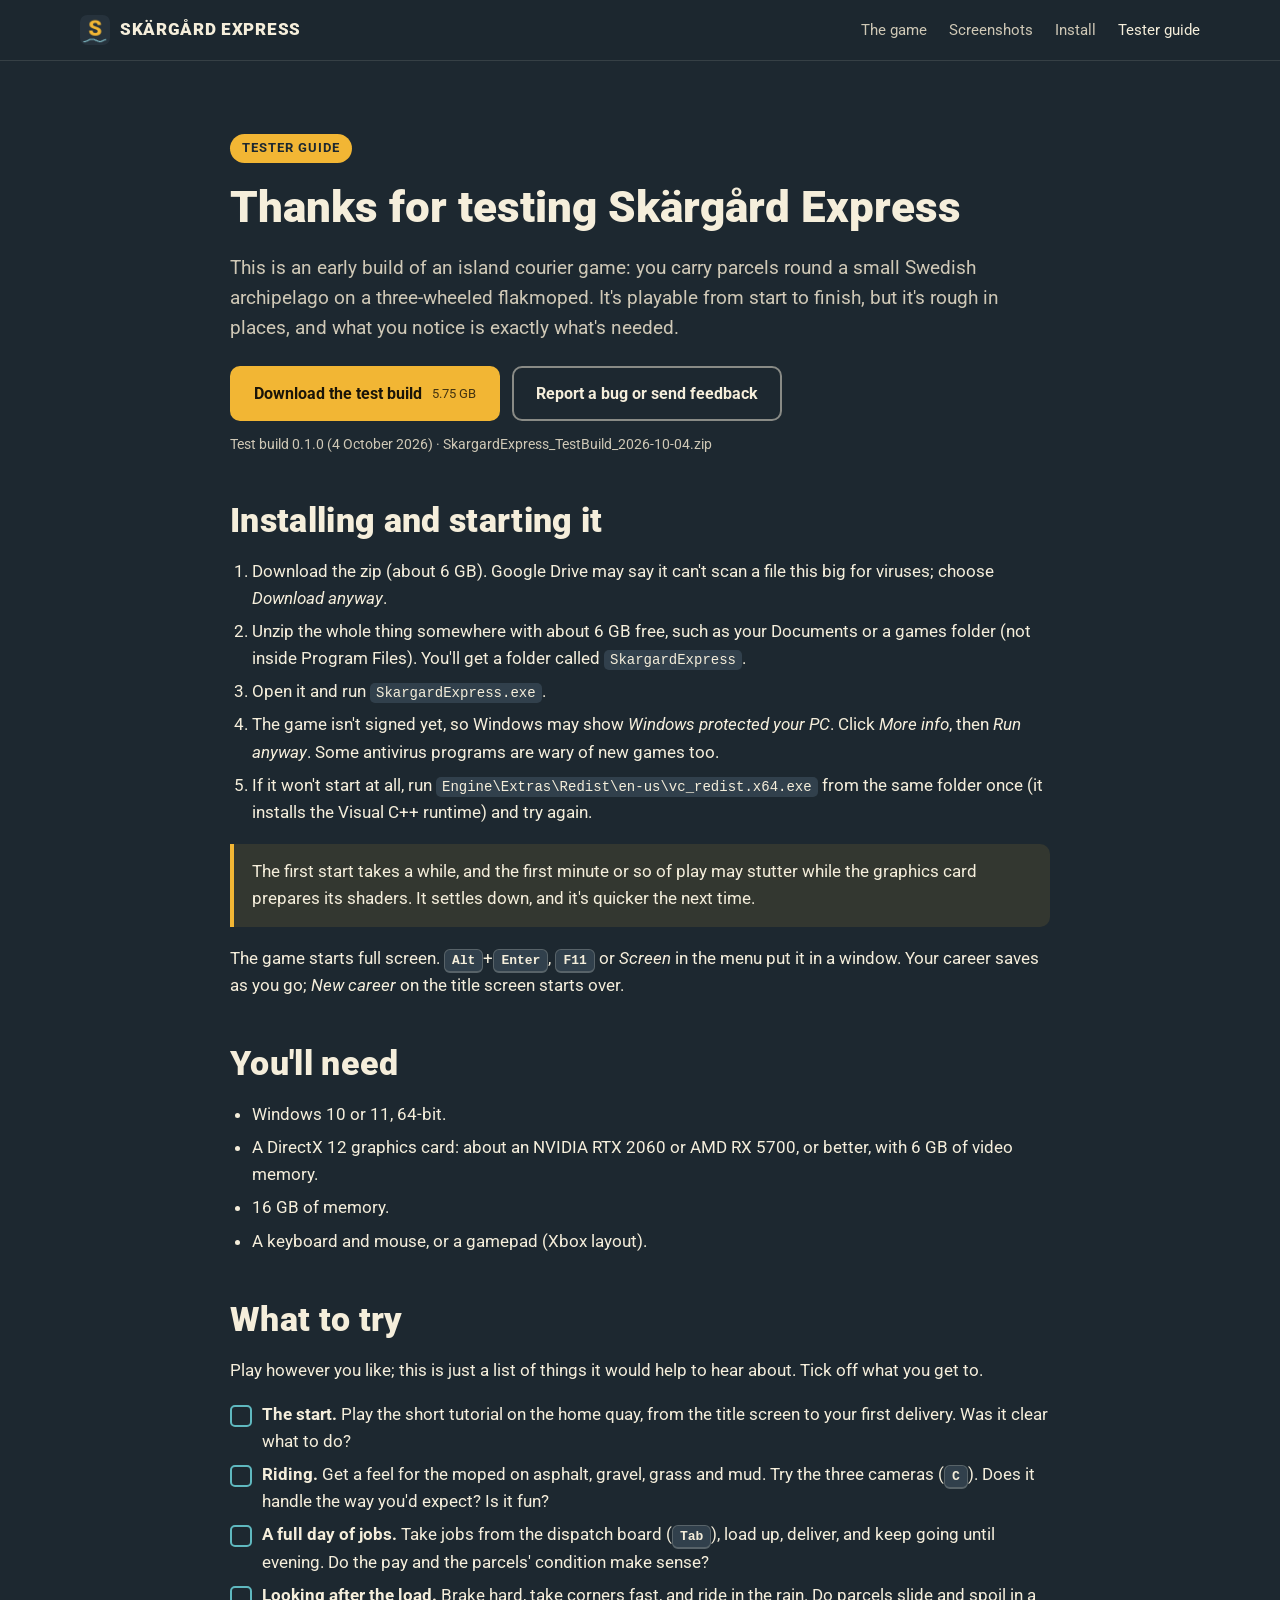
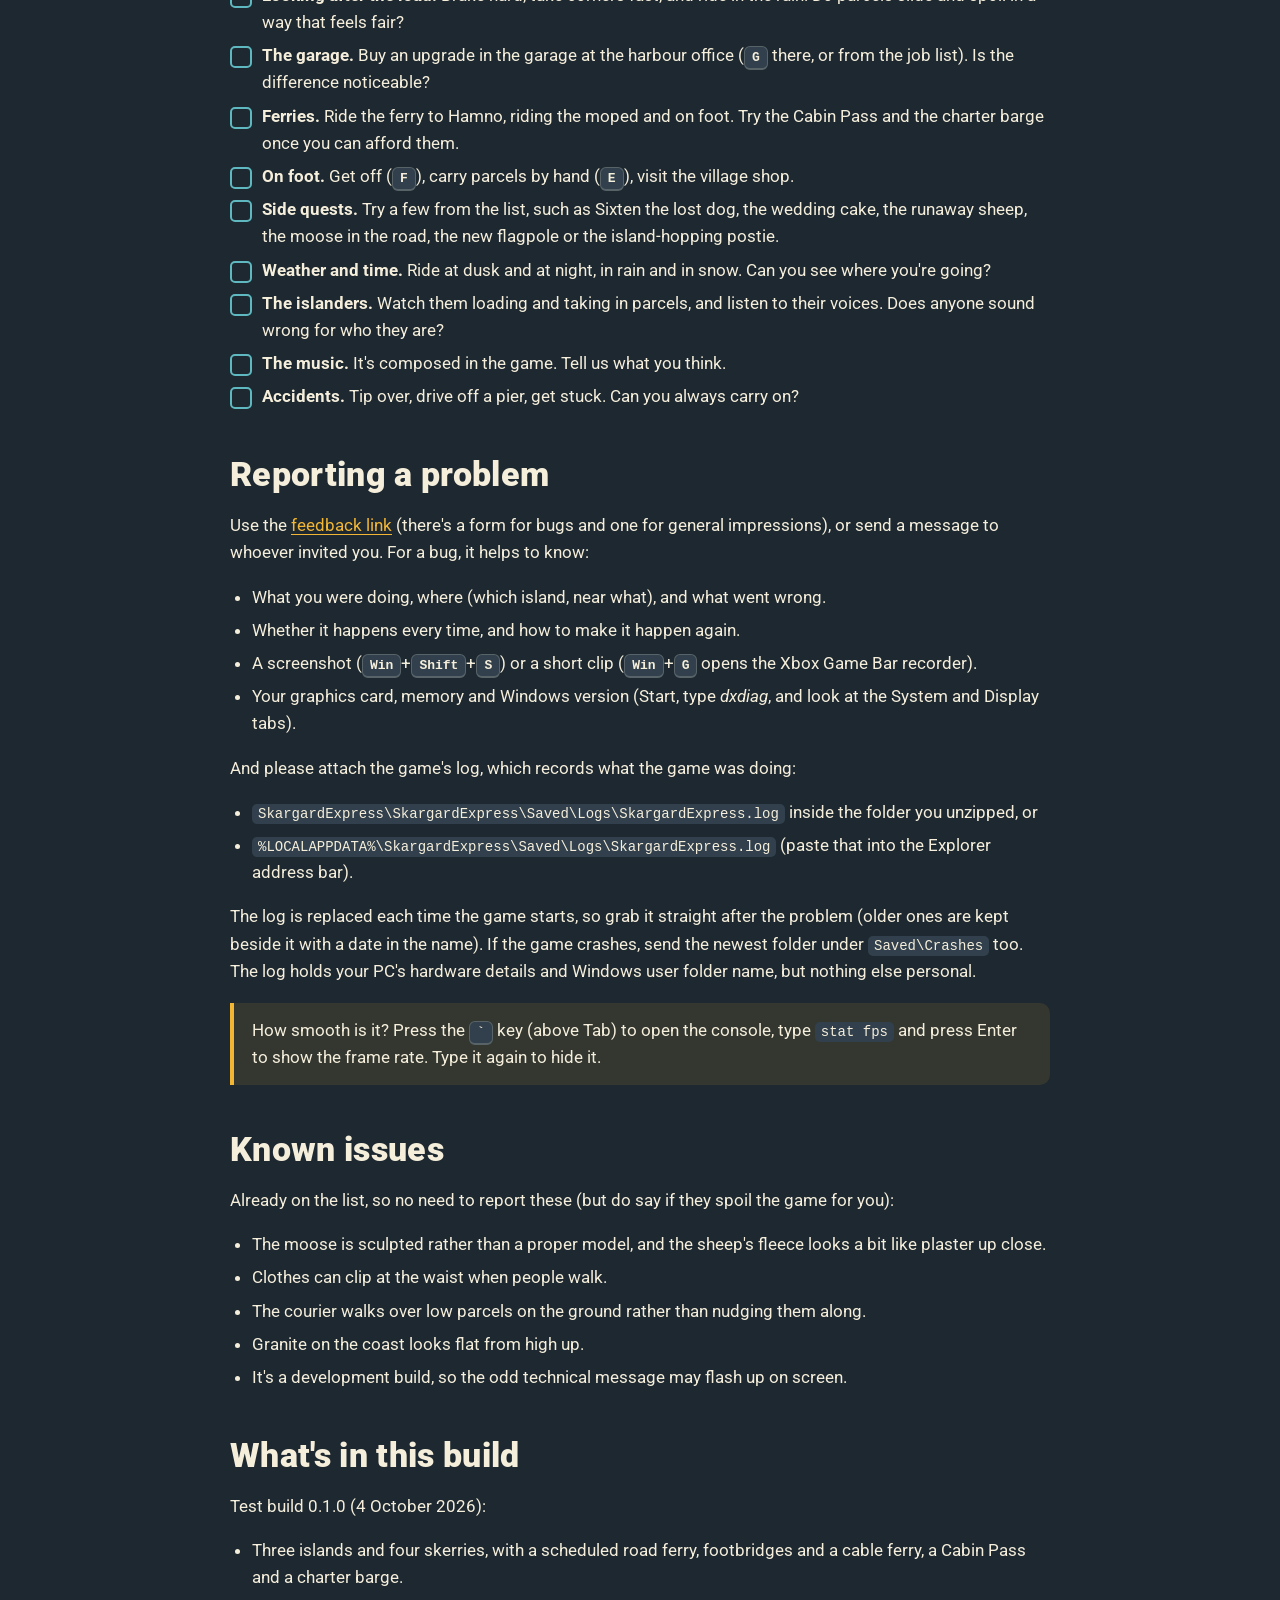
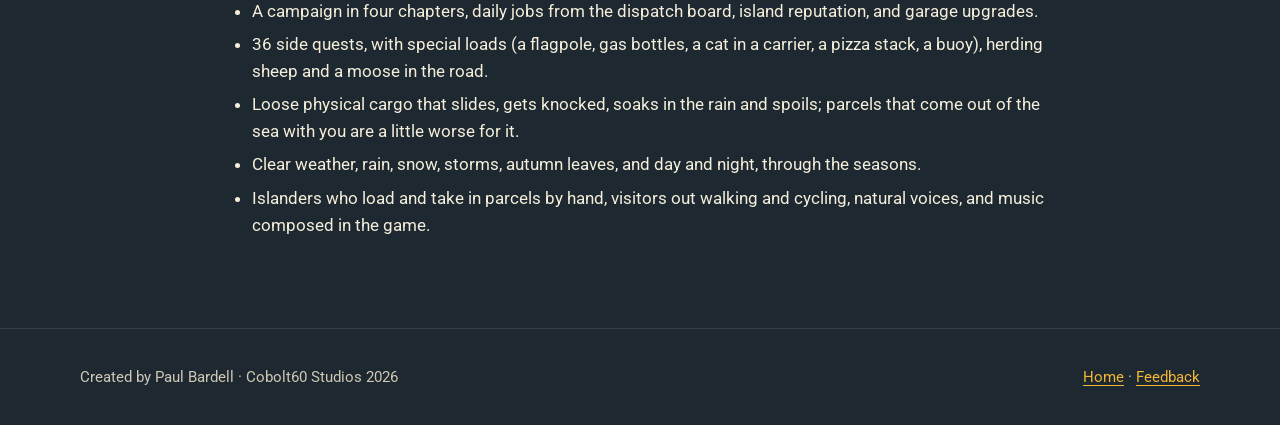
<file: testers.html>
<!doctype html>
<html lang="en">
<head>
  <meta charset="utf-8">
  <meta name="viewport" content="width=device-width, initial-scale=1">
  <title>Tester Guide · Skärgård Express</title>
  <meta name="description" content="How to install the Skärgård Express test build, what to try, and how to report problems.">
  <meta property="og:title" content="Skärgård Express: tester guide">
  <meta property="og:image" content="assets/img/og.jpg">
  <link rel="icon" href="assets/img/favicon.png">
  <link rel="preconnect" href="https://fonts.googleapis.com">
  <link rel="preconnect" href="https://fonts.gstatic.com" crossorigin>
  <link href="https://fonts.googleapis.com/css2?family=Roboto:wght@400;700;900&display=swap" rel="stylesheet">
  <link rel="stylesheet" href="assets/css/style.css?v=2">
  <script src="assets/js/site.js?v=2" defer></script>
</head>
<body>
  <header class="topbar">
    <div class="wrap">
      <a class="brand" href="index.html"><img src="assets/img/favicon.png" alt=""><span class="brand-name">SKÄRGÅRD EXPRESS</span></a>
      <nav class="nav" aria-label="Site">
        <a href="index.html#about" class="hide-small">The game</a>
        <a href="index.html#screenshots">Screenshots</a>
        <a href="#install">Install</a>
        <a href="testers.html" aria-current="page">Tester guide</a>
      </nav>
    </div>
  </header>

  <main>
    <section>
      <div class="wrap doc">
        <span class="badge">Tester guide</span>
        <h1 style="font-size:clamp(30px,4vw,44px);font-weight:900">Thanks for testing Skärgård Express</h1>
        <p class="lead">This is an early build of an island courier game: you carry parcels round a small Swedish archipelago on a three-wheeled flakmoped. It's playable from start to finish, but it's rough in places, and what you notice is exactly what's needed.</p>
        <div class="buttons" style="margin:22px 0 6px">
          <a class="btn btn-primary" data-download><span data-label>Download the test build</span> <small data-size></small></a>
          <a class="btn btn-ghost" data-feedback>Report a bug or send feedback</a>
        </div>
        <p class="meta"><span data-build></span> &middot; <span data-file></span></p>

        <h2 id="install">Installing and starting it</h2>
        <ol>
          <li>Download the zip (about 6 GB). Google Drive may say it can't scan a file this big for viruses; choose <em>Download anyway</em>.</li>
          <li>Unzip the whole thing somewhere with about 6 GB free, such as your Documents or a games folder (not inside Program Files). You'll get a folder called <code>SkargardExpress</code>.</li>
          <li>Open it and run <code>SkargardExpress.exe</code>.</li>
          <li>The game isn't signed yet, so Windows may show <em>Windows protected your PC</em>. Click <em>More info</em>, then <em>Run anyway</em>. Some antivirus programs are wary of new games too.</li>
          <li>If it won't start at all, run <code>Engine\Extras\Redist\en-us\vc_redist.x64.exe</code> from the same folder once (it installs the Visual C++ runtime) and try again.</li>
        </ol>
        <div class="note">The first start takes a while, and the first minute or so of play may stutter while the graphics card prepares its shaders. It settles down, and it's quicker the next time.</div>
        <p>The game starts full screen. <kbd>Alt</kbd>+<kbd>Enter</kbd>, <kbd>F11</kbd> or <em>Screen</em> in the menu put it in a window. Your career saves as you go; <em>New career</em> on the title screen starts over.</p>

        <h2>You'll need</h2>
        <ul>
          <li>Windows 10 or 11, 64-bit.</li>
          <li>A DirectX 12 graphics card: about an NVIDIA RTX 2060 or AMD RX 5700, or better, with 6 GB of video memory.</li>
          <li>16 GB of memory.</li>
          <li>A keyboard and mouse, or a gamepad (Xbox layout).</li>
        </ul>

        <h2>What to try</h2>
        <p>Play however you like; this is just a list of things it would help to hear about. Tick off what you get to.</p>
        <ul class="checklist">
          <li><strong>The start.</strong> Play the short tutorial on the home quay, from the title screen to your first delivery. Was it clear what to do?</li>
          <li><strong>Riding.</strong> Get a feel for the moped on asphalt, gravel, grass and mud. Try the three cameras (<kbd>C</kbd>). Does it handle the way you'd expect? Is it fun?</li>
          <li><strong>A full day of jobs.</strong> Take jobs from the dispatch board (<kbd>Tab</kbd>), load up, deliver, and keep going until evening. Do the pay and the parcels' condition make sense?</li>
          <li><strong>Looking after the load.</strong> Brake hard, take corners fast, and ride in the rain. Do parcels slide and spoil in a way that feels fair?</li>
          <li><strong>The garage.</strong> Buy an upgrade in the garage at the harbour office (<kbd>G</kbd> there, or from the job list). Is the difference noticeable?</li>
          <li><strong>Ferries.</strong> Ride the ferry to Hamno, riding the moped and on foot. Try the Cabin Pass and the charter barge once you can afford them.</li>
          <li><strong>On foot.</strong> Get off (<kbd>F</kbd>), carry parcels by hand (<kbd>E</kbd>), visit the village shop.</li>
          <li><strong>Side quests.</strong> Try a few from the list, such as Sixten the lost dog, the wedding cake, the runaway sheep, the moose in the road, the new flagpole or the island-hopping postie.</li>
          <li><strong>Weather and time.</strong> Ride at dusk and at night, in rain and in snow. Can you see where you're going?</li>
          <li><strong>The islanders.</strong> Watch them loading and taking in parcels, and listen to their voices. Does anyone sound wrong for who they are?</li>
          <li><strong>The music.</strong> It's composed in the game. Tell us what you think.</li>
          <li><strong>Accidents.</strong> Tip over, drive off a pier, get stuck. Can you always carry on?</li>
        </ul>

        <h2 id="report">Reporting a problem</h2>
        <p>Use the <a data-feedback>feedback link</a> (there's a form for bugs and one for general impressions), or send a message to whoever invited you. For a bug, it helps to know:</p>
        <ul>
          <li>What you were doing, where (which island, near what), and what went wrong.</li>
          <li>Whether it happens every time, and how to make it happen again.</li>
          <li>A screenshot (<kbd>Win</kbd>+<kbd>Shift</kbd>+<kbd>S</kbd>) or a short clip (<kbd>Win</kbd>+<kbd>G</kbd> opens the Xbox Game Bar recorder).</li>
          <li>Your graphics card, memory and Windows version (Start, type <em>dxdiag</em>, and look at the System and Display tabs).</li>
        </ul>
        <p>And please attach the game's log, which records what the game was doing:</p>
        <ul>
          <li><code>SkargardExpress\SkargardExpress\Saved\Logs\SkargardExpress.log</code> inside the folder you unzipped, or</li>
          <li><code>%LOCALAPPDATA%\SkargardExpress\Saved\Logs\SkargardExpress.log</code> (paste that into the Explorer address bar).</li>
        </ul>
        <p>The log is replaced each time the game starts, so grab it straight after the problem (older ones are kept beside it with a date in the name). If the game crashes, send the newest folder under <code>Saved\Crashes</code> too. The log holds your PC's hardware details and Windows user folder name, but nothing else personal.</p>
        <div class="note">How smooth is it? Press the <kbd>`</kbd> key (above Tab) to open the console, type <code>stat fps</code> and press Enter to show the frame rate. Type it again to hide it.</div>

        <h2>Known issues</h2>
        <p>Already on the list, so no need to report these (but do say if they spoil the game for you):</p>
        <ul>
          <li>The moose is sculpted rather than a proper model, and the sheep's fleece looks a bit like plaster up close.</li>
          <li>Clothes can clip at the waist when people walk.</li>
          <li>The courier walks over low parcels on the ground rather than nudging them along.</li>
          <li>Granite on the coast looks flat from high up.</li>
          <li>It's a development build, so the odd technical message may flash up on screen.</li>
        </ul>

        <h2>What's in this build</h2>
        <p><span data-build></span>:</p>
        <ul>
          <li>Three islands and four skerries, with a scheduled road ferry, footbridges and a cable ferry, a Cabin Pass and a charter barge.</li>
          <li>A campaign in four chapters, daily jobs from the dispatch board, island reputation, and garage upgrades.</li>
          <li>36 side quests, with special loads (a flagpole, gas bottles, a cat in a carrier, a pizza stack, a buoy), herding sheep and a moose in the road.</li>
          <li>Loose physical cargo that slides, gets knocked, soaks in the rain and spoils; parcels that come out of the sea with you are a little worse for it.</li>
          <li>Clear weather, rain, snow, storms, autumn leaves, and day and night, through the seasons.</li>
          <li>Islanders who load and take in parcels by hand, visitors out walking and cycling, natural voices, and music composed in the game.</li>
        </ul>
      </div>
    </section>
  </main>

  <footer>
    <div class="wrap">
      <span>Created by Paul Bardell &middot; Cobolt60 Studios 2026</span>
      <span><a href="index.html">Home</a> &middot; <a data-feedback>Feedback</a></span>
    </div>
  </footer>
</body>
</html>
</file>
<file: assets/css/style.css>
/* Skärgård Express: the game's colours (the logo's cream and mustard on the splash's ink, the
   sea's teal, Falu red). */
:root {
  --ink: #1d2830;
  --ink-2: #26323c;
  --ink-3: #31404c;
  --cream: #f5eedb;
  --cream-dim: #cfc8b6;
  --mustard: #f2b634;
  --teal: #5fb8bf;
  --falu: #9b3426;
  --line: rgba(245, 238, 219, 0.12);
  --radius: 14px;
  --wrap: 1120px;
}

* { box-sizing: border-box; }

html { scroll-behavior: smooth; }

body {
  margin: 0;
  background: var(--ink);
  color: var(--cream);
  font: 17px/1.6 "Roboto", system-ui, -apple-system, "Segoe UI", sans-serif;
  -webkit-font-smoothing: antialiased;
}

img { max-width: 100%; display: block; }

a { color: var(--mustard); text-decoration-thickness: 1px; text-underline-offset: 3px; }
a:hover { color: #ffd479; }

.wrap { width: min(var(--wrap), 100% - 32px); margin-inline: auto; }

/* ---- Top bar ---- */
.topbar {
  position: sticky; top: 0; z-index: 20;
  background: rgba(29, 40, 48, 0.86);
  backdrop-filter: blur(10px);
  border-bottom: 1px solid var(--line);
}
.topbar .wrap { display: flex; align-items: center; justify-content: space-between; gap: 16px; height: 60px; }
.brand { display: flex; align-items: center; gap: 10px; color: var(--cream); text-decoration: none; font-weight: 900; letter-spacing: 0.04em; }
.brand img { width: 30px; height: 30px; border-radius: 7px; }
.nav { display: flex; gap: 22px; font-size: 15px; }
.nav a { color: var(--cream-dim); text-decoration: none; }
.nav a:hover, .nav a[aria-current="page"] { color: var(--cream); }

/* ---- Hero ---- */
.hero {
  position: relative; overflow: hidden;
  min-height: min(86vh, 760px);
  display: flex; align-items: center;
  background: var(--ink-2) url("../img/hero.jpg") center / cover no-repeat;
}
.hero::before {
  content: ""; position: absolute; inset: 0;
  background:
    linear-gradient(90deg, rgba(20, 28, 34, 0.92) 0%, rgba(20, 28, 34, 0.7) 45%, rgba(20, 28, 34, 0.15) 100%),
    linear-gradient(0deg, var(--ink) 0%, rgba(29, 40, 48, 0) 30%);
}
.hero .wrap { position: relative; padding-block: 72px; }
.hero .logo { width: min(560px, 90%); filter: drop-shadow(0 4px 18px rgba(0, 0, 0, 0.45)); }
.tagline { font-size: clamp(19px, 2.2vw, 24px); color: var(--cream); margin: 18px 0 6px; max-width: 34ch; }
.sub { color: var(--cream-dim); margin: 0 0 28px; max-width: 52ch; }
.badge {
  display: inline-block; font-size: 13px; font-weight: 700; letter-spacing: 0.08em; text-transform: uppercase;
  color: var(--ink); background: var(--mustard); border-radius: 999px; padding: 4px 12px; margin-bottom: 18px;
}

.buttons { display: flex; flex-wrap: wrap; gap: 12px; align-items: center; }
.btn {
  display: inline-flex; align-items: center; gap: 10px;
  padding: 13px 22px; border-radius: 10px; font-weight: 700; font-size: 16px;
  text-decoration: none; border: 2px solid transparent; cursor: pointer;
  transition: transform 0.08s ease, background 0.15s ease;
}
.btn:active { transform: translateY(1px); }
.btn-primary { background: var(--mustard); color: #1a1408; }
.btn-primary:hover { background: #ffc94f; color: #1a1408; }
.btn-ghost { border-color: rgba(245, 238, 219, 0.5); color: var(--cream); }
.btn-ghost:hover { border-color: var(--cream); color: var(--cream); background: rgba(245, 238, 219, 0.06); }
.btn[aria-disabled="true"] { background: var(--ink-3); color: var(--cream-dim); cursor: default; pointer-events: none; }
.btn small { font-weight: 400; opacity: 0.8; }

/* ---- Sections ---- */
section { padding-block: 72px; }
section + section { border-top: 1px solid var(--line); }
h1, h2, h3 { line-height: 1.2; margin: 0 0 14px; }
h2 { font-size: clamp(26px, 3vw, 34px); font-weight: 900; letter-spacing: 0.01em; }
h2 .waves { color: var(--teal); font-weight: 400; margin-right: 8px; }
h3 { font-size: 19px; }
.lead { font-size: 19px; color: var(--cream-dim); max-width: 70ch; }

.grid { display: grid; gap: 18px; }
.features { grid-template-columns: repeat(auto-fit, minmax(240px, 1fr)); margin-top: 28px; }
.card {
  background: var(--ink-2); border: 1px solid var(--line); border-radius: var(--radius);
  padding: 22px 22px 18px;
}
.card h3 { color: var(--mustard); }
.card p { margin: 0; color: var(--cream-dim); font-size: 16px; }

/* ---- Gallery ---- */
.gallery { grid-template-columns: repeat(auto-fill, minmax(260px, 1fr)); margin-top: 28px; }
.gallery button {
  padding: 0; border: 0; background: none; cursor: zoom-in; border-radius: 10px; overflow: hidden;
  position: relative; aspect-ratio: 16 / 9;
}
.gallery img { width: 100%; height: 100%; object-fit: cover; transition: transform 0.25s ease; }
.gallery button:hover img { transform: scale(1.04); }
.gallery figcaption {
  position: absolute; left: 0; right: 0; bottom: 0; padding: 18px 12px 8px; text-align: left;
  font-size: 14px; color: var(--cream); background: linear-gradient(0deg, rgba(10, 14, 18, 0.85), rgba(10, 14, 18, 0));
}

dialog.lightbox {
  border: 0; padding: 0; background: transparent; max-width: min(1280px, 96vw); width: 100%;
}
dialog.lightbox::backdrop { background: rgba(8, 11, 14, 0.9); }
dialog.lightbox img { width: 100%; border-radius: 10px; }
dialog.lightbox p { text-align: center; color: var(--cream); margin: 10px 0 0; }
.lightbox .close, .lightbox .prev, .lightbox .next {
  position: fixed; background: rgba(29, 40, 48, 0.8); color: var(--cream); border: 1px solid var(--line);
  width: 46px; height: 46px; border-radius: 50%; font-size: 22px; cursor: pointer;
}
.lightbox .close { top: 16px; right: 16px; }
.lightbox .prev { left: 16px; top: 50%; transform: translateY(-50%); }
.lightbox .next { right: 16px; top: 50%; transform: translateY(-50%); }

/* ---- Test build panel ---- */
.panel {
  background: linear-gradient(135deg, var(--ink-2), #233946);
  border: 1px solid var(--line); border-radius: 18px; padding: 32px;
  display: grid; grid-template-columns: 1.3fr 1fr; gap: 32px;
}
.panel ul { margin: 10px 0 0; padding-left: 20px; color: var(--cream-dim); }
.panel li { margin: 4px 0; }
.meta { font-size: 14px; color: var(--cream-dim); margin-top: 12px; }

/* ---- Tables ---- */
table { width: 100%; border-collapse: collapse; font-size: 16px; }
th, td { text-align: left; padding: 9px 12px; border-bottom: 1px solid var(--line); vertical-align: top; }
th { color: var(--mustard); font-weight: 700; }
td:first-child { color: var(--cream); }
td + td { color: var(--cream-dim); }
kbd {
  font: 600 13px/1 ui-monospace, Consolas, monospace; color: var(--cream);
  background: var(--ink-3); border: 1px solid rgba(245, 238, 219, 0.2); border-bottom-width: 2px;
  border-radius: 6px; padding: 3px 7px; white-space: nowrap;
}
.table-wrap { overflow-x: auto; }

/* ---- Tester guide ---- */
.doc { max-width: 820px; }
.doc h2 { margin-top: 44px; }
.doc h2:first-child { margin-top: 0; }
.doc li { margin: 6px 0; }
.doc ol, .doc ul { padding-left: 22px; }
.checklist { list-style: none; padding-left: 0 !important; }
.checklist li { padding-left: 32px; position: relative; }
.checklist li::before {
  content: ""; position: absolute; left: 0; top: 4px; width: 18px; height: 18px;
  border: 2px solid var(--teal); border-radius: 5px;
}
.note {
  background: rgba(242, 182, 52, 0.1); border-left: 4px solid var(--mustard);
  border-radius: 0 10px 10px 0; padding: 14px 18px; margin: 18px 0; color: var(--cream);
}
code { font: 14px ui-monospace, Consolas, monospace; background: var(--ink-3); padding: 2px 6px; border-radius: 5px; word-break: break-all; }

/* ---- Footer ---- */
footer { border-top: 1px solid var(--line); padding-block: 36px; color: var(--cream-dim); font-size: 15px; }
footer .wrap { display: flex; flex-wrap: wrap; justify-content: space-between; gap: 12px; }
.credits { font-size: 15px; color: var(--cream-dim); }
.credits li { margin: 5px 0; }

@media (max-width: 520px) {
  .brand-name { display: none; }
}

@media (max-width: 760px) {
  .nav { gap: 14px; font-size: 14px; }
  .nav .hide-small { display: none; }
  .panel { grid-template-columns: 1fr; padding: 24px; }
  section { padding-block: 52px; }
  .hero .wrap { padding-block: 48px; }
}
</file>
